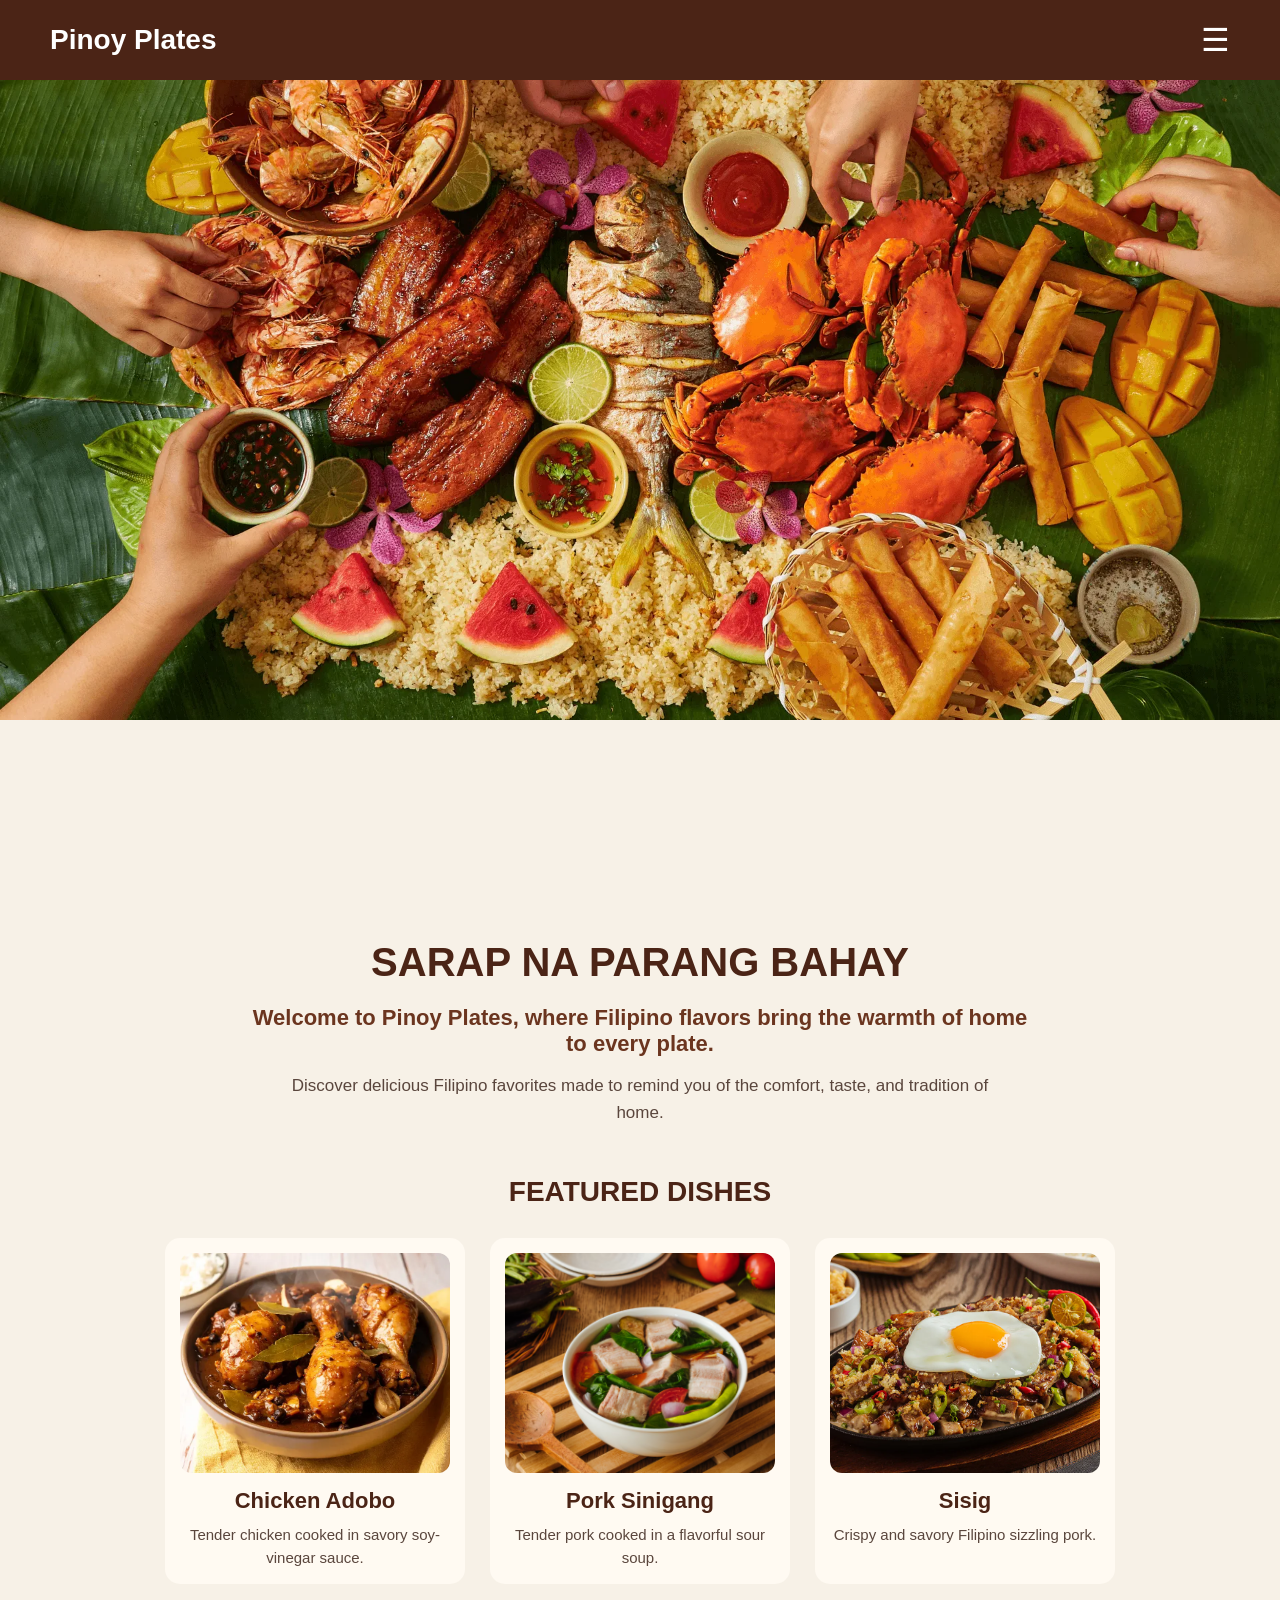
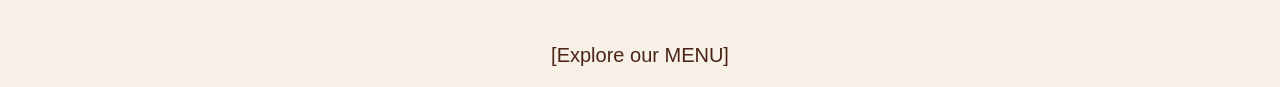
<file: index.html>
<!DOCTYPE html>
<html lang="en">

<head>
    <meta charset="UTF-8">
    <meta name="viewport" content="width=device-width, initial-scale=1.0">

    <title>Pinoy Plates</title>

    <link rel="stylesheet" href="css/style.css">
</head>

<body>

    <header class="navbar">

    <a href="index.html" class="logo">
    Pinoy Plates
    </a>

    <div class="nav-right">

        <input type="checkbox" id="menu-toggle">

        <label for="menu-toggle" class="hamburger">
            ☰
        </label>

        <nav class="menu-dropdown">
            <a href="index.html">Home</a>
            <a href="menu.html">Menu</a>
            <a href="about.html">About Us</a>
            <a href="gallery.html">Gallery</a>
            <a href="contact.html">Contact</a>
        </nav>

    </div>

</header>


  <img class="background" src="images/background.webp">

    <!-- HOME -->
<section id="home" class="home">

    <h1 class="tagline">SARAP NA PARANG BAHAY</h1>

    <p class="welcome">
        Welcome to Pinoy Plates, where Filipino flavors bring the warmth of home to every plate.
    </p>

    <p class="intro">
        Discover delicious Filipino favorites made to remind you of the comfort, taste, and tradition of home.
    </p>

    <h2 class="featured-title">FEATURED DISHES</h2>

    <div class="featured-container">

        <div class="featured-food">
            <img src="images/adobe.webp" alt="Chicken Adobo">
            <h2>Chicken Adobo</h2>
            <p>Tender chicken cooked in savory soy-vinegar sauce.</p>
        </div>

        <div class="featured-food">
            <img src="images/sinigang.avif" alt="Pork Sinigang">
            <h2>Pork Sinigang</h2>
            <p>Tender pork cooked in a flavorful sour soup.</p>
        </div>

        <div class="featured-food">
            <img src="images/sisig.webp" alt="Sisig">
            <h2>Sisig</h2>
            <p>Crispy and savory Filipino sizzling pork.</p>
        </div>

    </div>

    <a class="m" href="menu.html">[Explore our MENU]</a>

</section>
</file>
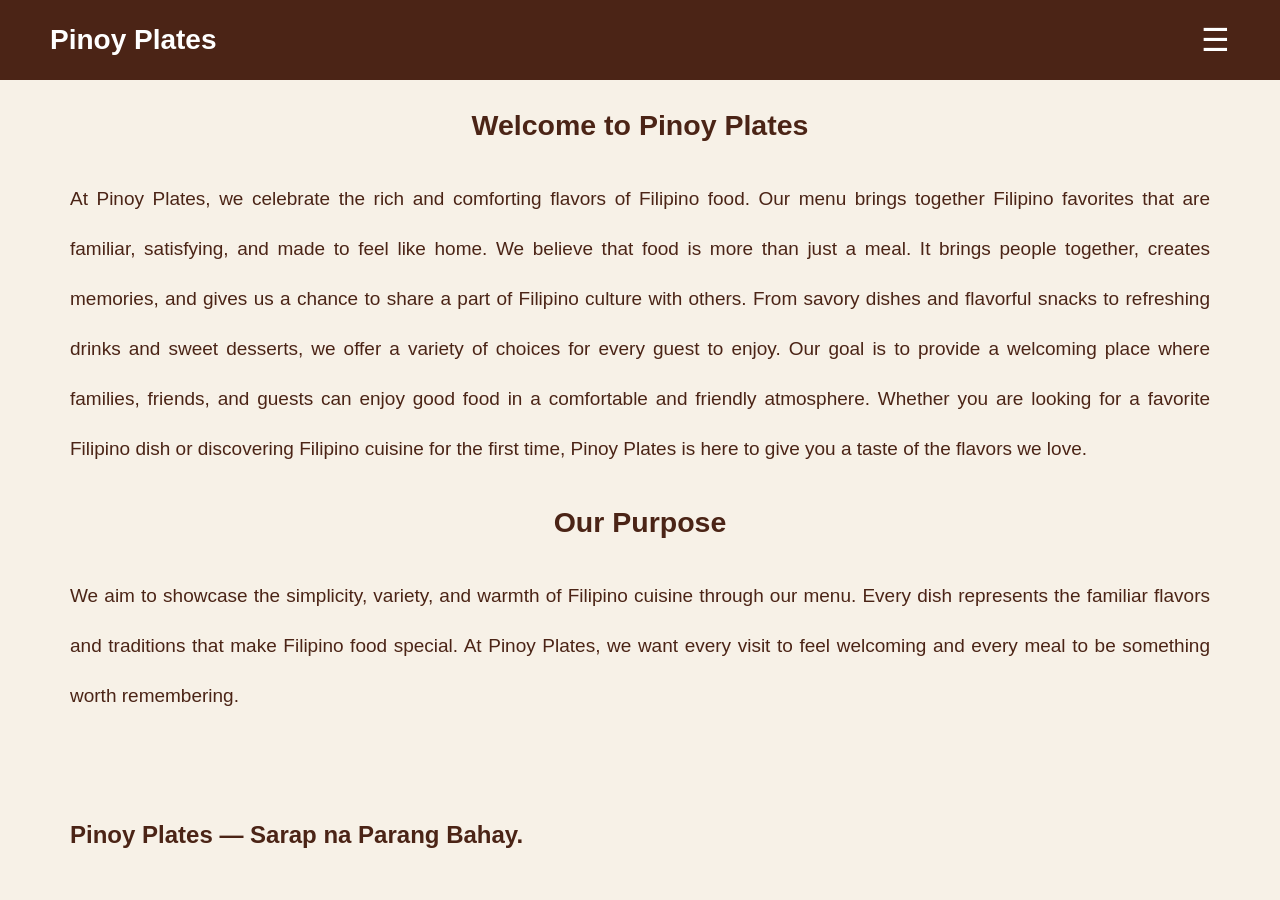
<file: about.html>
<!DOCTYPE html>
<html lang="en">
<head>
    <meta charset="UTF-8">
    <meta name="viewport" content="width=device-width, initial-scale=1.0">
    <title>About</title>

    <link rel="stylesheet" href="css/style.css">
</head>
<body>

      <!-- NAVIGATION -->
 <header class="navbar">

    <a href="index.html" class="logo">
    Pinoy Plates
    </a>

    <div class="nav-right">

        <input type="checkbox" id="menu-toggle">

        <label for="menu-toggle" class="hamburger">
            ☰
        </label>

        <nav class="menu-dropdown">
            <a href="index.html">Home</a>
            <a href="menu.html">Menu</a>
            <a href="about.html">About Us</a>
            <a href="gallery.html">Gallery</a>
            <a href="contact.html">Contact</a>
        </nav>

    </div>

</header>
    
<section class="about">

    <div class="aboutus"></div>

    <h2 class="us">Welcome to Pinoy Plates</h2>
    
    <p class="pp">
       At Pinoy Plates, we celebrate the rich and comforting flavors of Filipino food. Our menu brings together Filipino favorites that are familiar, satisfying, and made to feel like home.
       We believe that food is more than just a meal. It brings people together, creates memories, and gives us a chance to share a part of Filipino culture with others. From savory dishes and flavorful snacks to refreshing drinks and sweet desserts, we offer a variety of choices for every guest to enjoy.
       Our goal is to provide a welcoming place where families, friends, and guests can enjoy good food in a comfortable and friendly atmosphere. Whether you are looking for a favorite Filipino dish or discovering Filipino cuisine for the first time, Pinoy Plates is here to give you a taste of the flavors we love.
    </p>

    <h2 class="us">Our Purpose</h2>
    <p class="pp">
      We aim to showcase the simplicity, variety, and warmth of Filipino cuisine through our menu. Every dish represents the familiar flavors and traditions that make Filipino food special.
      At Pinoy Plates, we want every visit to feel welcoming and every meal to be something worth remembering.
    </p>
    </div>

   
</section>

<footer class="pp">
     <h2>Pinoy Plates — Sarap na Parang Bahay.</h2>
</footer>
</body>
</html>
</file>
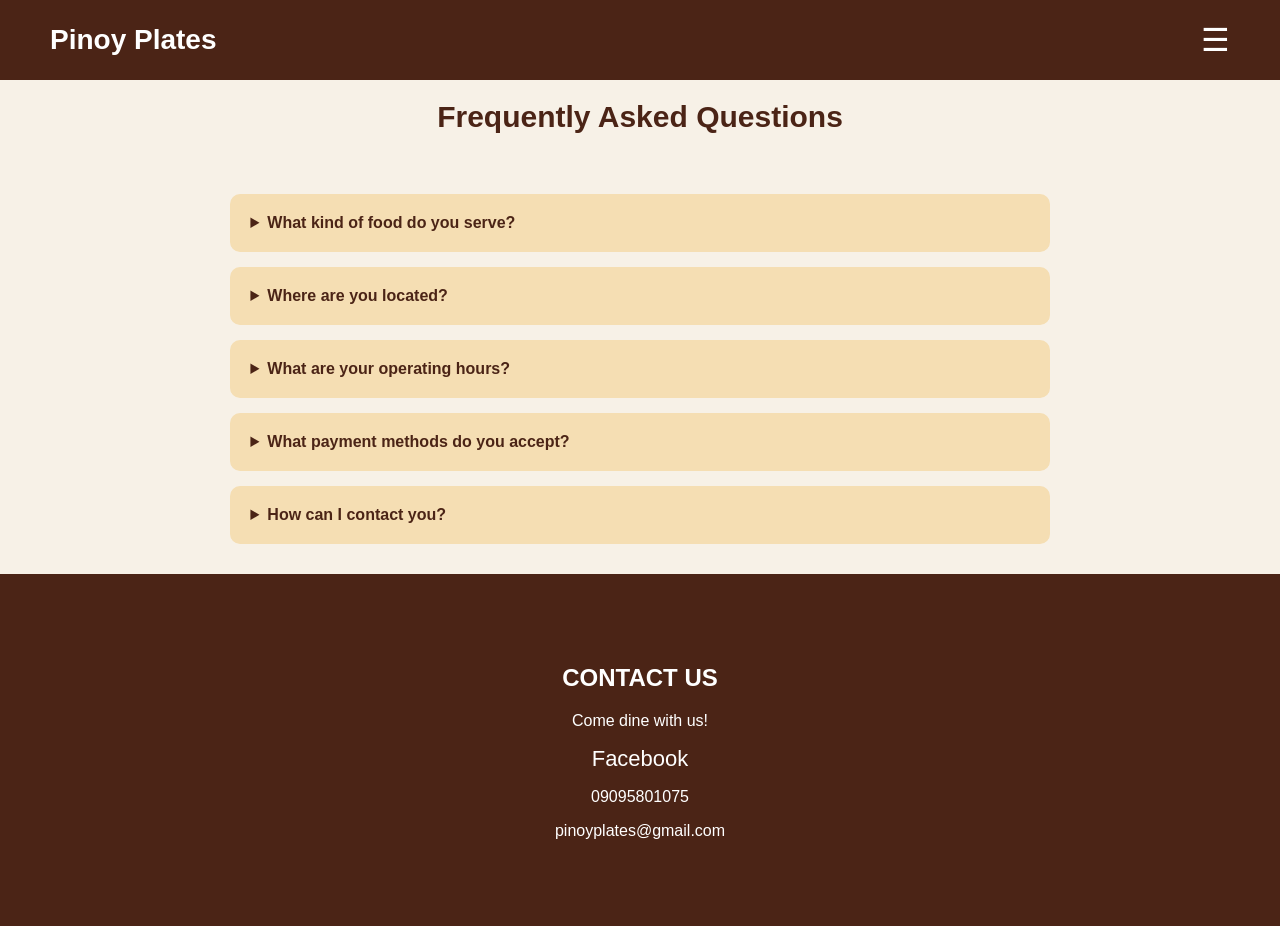
<file: contact.html>
<!DOCTYPE html>
<html lang="en">
<head>
    <meta charset="UTF-8">
    <meta name="viewport" content="width=device-width, initial-scale=1.0">

    <title>Contact/FAQs</title>

    <link rel="stylesheet" href="css/style.css">
</head>
<body>


    <header class="navbar">

    <a href="index.html" class="logo">
        Pinoy Plates
    </a>

    <div class="nav-right">

        <input type="checkbox" id="menu-toggle">

        <label for="menu-toggle" class="hamburger">
            ☰
        </label>

        <nav class="menu-dropdown">
           <a href="index.html">Home</a>
            <a href="menu.html">Menu</a>
            <a href="about.html">About Us</a>
            <a href="gallery.html">Gallery</a>
            <a href="contact.html">Contact</a>
        </nav>

    </div>

</header>




<h2 class="header">Frequently Asked Questions</h2>

<section class="faq">

    <div class="faqbox">

        <details>
            <summary> What kind of food do you serve?</summary>
            <p>We serve a variety of Filipino dishes, snacks, desserts, and drinks.</p>
        </details>

         <details>
            <summary>Where are you located?</summary>
            <p>We are located at <strong>Purok 1, Barangay Cambanogoy, Asuncion, Davao del Norte</strong>, Parking is available for motorcycles and cars.</p>
        </details>

       <details>

        <summary>What are your operating hours?</summary>
            <p><strong>Tuesday – Sunday:</strong> 10:30 AM – 10:00 PM <em>(Last call at 9:30 PM)</em></p>
            <p><strong>Monday:</strong> Closed</p>
            <p><em>Special Occasions & Holidays:</em> Hours may vary during local fiestas, holidays, or private events. Check our Facebook page for updates.</p>
            <p><em>*Note:</em> Beer and alcoholic drinks are served strictly to guests 18+ in accordance with local regulations.</p>
        </details>

        <details>
            <summary>What payment methods do you accept?</summary>
            <p>We accept <strong>Cash</strong> and <strong>GCash</strong> </p>
        </details>

        <details>
                <summary>How can I contact you?</summary>
                <p>For further inquiry, you can contact us through the contact information provided below.</p>
        </details>

    </div>

</section>



<section id="contact" class="contact">

    <h2 class="page">CONTACT US</h2>

    <p>Come dine with us!</p>

    <a class="fb" href="https://www.facebook.com/">Facebook</a>
    <p class="no">09095801075</p>
    <p>pinoyplates@gmail.com</p>

</section>

</body>
</html>
</file>
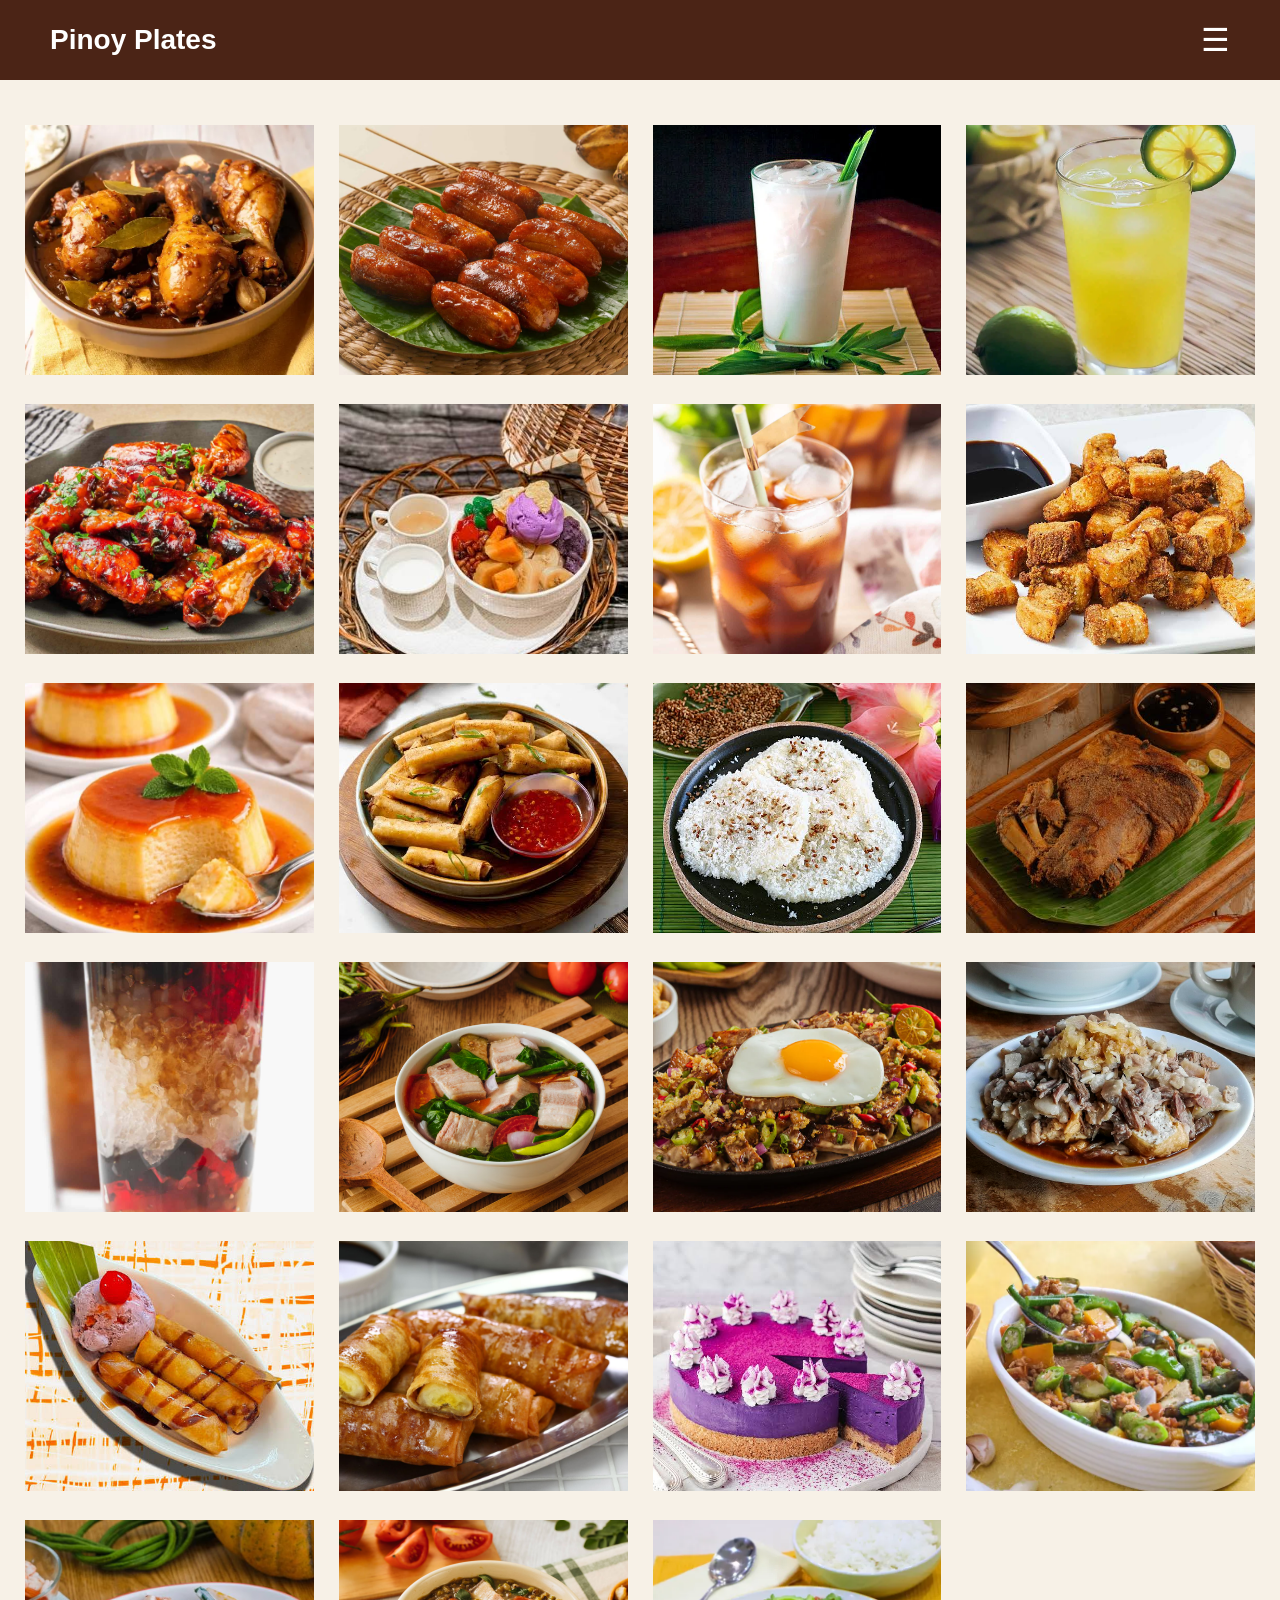
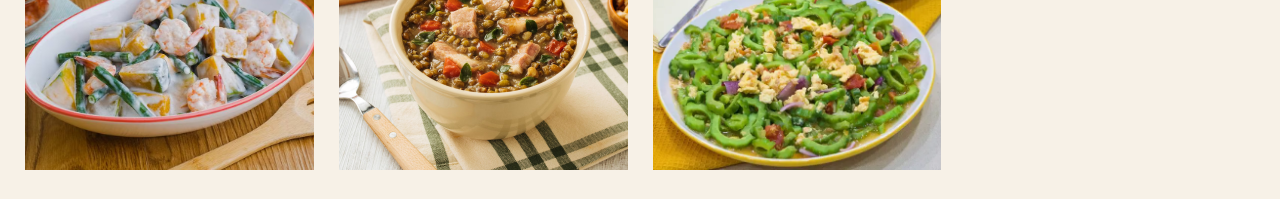
<file: gallery.html>
<!DOCTYPE html>
<html lang="en">
<head>
    <meta charset="UTF-8">
    <meta name="viewport" content="width=device-width, initial-scale=1.0">
    <title>Gallery</title>

    <link rel="stylesheet" href="css/style.css">
</head>




<body>

      <!-- NAVIGATION -->
 <header class="navbar">

    <a href="index.html" class="logo">
    Pinoy Plates
    </a>

    <div class="nav-right">

        <input type="checkbox" id="menu-toggle">

        <label for="menu-toggle" class="hamburger">
            ☰
        </label>

        <nav class="menu-dropdown">
           <a href="index.html">Home</a>
            <a href="menu.html">Menu</a>
            <a href="about.html">About Us</a>
            <a href="gallery.html">Gallery</a>
            <a href="contact.html">Contact</a>
        </nav>

    </div>

</header>


        <section class="gallery">
         <div class="food1">

        <img class="food1-image" src="images/adobe.webp" alt="Chicken Adobo">
        </div>
        

        <div class="food2">
            <img class="food2-image" src="images/cue.avif" alt="Banana Cue">
        </div>

        <div class="food3">
            <img class="food3-image" src="images/juice.webp" alt="Buko Juice">
        </div>

        <div class="food4">
            <img class="food4-image" src="images/calamansi.webp" alt="Calamansi Juice">
        </div>

        <div class="food5">
            <img class="food5-image" src="images/wings.jpg" alt="Chicken Wings">
        </div>
        
        <div class="food6">
            <img class="food6-image" src="images/Halo.jfif" alt="Halo-Halo">
        </div>

        <div class="food7">
            <img class="food7-image" src="images/icedtea.jpg" alt="Iced Tea">
        </div>

        <div class="food8">
            <img class="food8-image" src="images/kawali.jfif" alt="Lechon Kawali">
        </div>

        <div class="food9">
            <img class="food9-image" src="images/leche.jpg" alt="Leche Flan">
        </div>

        <div class="food10">
            <img class="food10-image " src="images/lumpia.jfif" alt="Lumpia">
        </div>
       
        <div class="food11">
            <img class="food11-image" src="images/palitaw.jfif" alt="Palitaw">
        </div>

        <div class="food12">
            <img class="food12-image" src="images/pata.jfif" alt="Crispy Pata">
        </div>

        <div class="food13">
              <img class="food13-image" src="images/sago.jpg" alt="Sago at Gulaman">
        </div>

        <div class="food14">
             <img class="food14-image" src="images/sinigang.avif" alt="Pork Sinigang">
        </div>

        <div class="food15">
             <img class="food15-image" src="images/sisig.webp" alt="Sisig">
        </div>

        <div class="food16">
             <img class="food16-image" src="images/tokwa.jpg" alt="Tokwa at Baboy">  
        </div>

        <div class="food17">
            <img class="food17-image" src="images/turonice.jfif" alt="Turon With Ice Cream">  
        </div>

        <div class="food18">
             <img class="food18-image" src="images/turon.jpg" alt="Turon">  
        </div>

        <div class="food19">
            <img class="food19-image" src="images/ube.jfif" alt="Ube Cheesecake">
        </div>
        
        <div class="food20">
            <img class="food20-image" src="images/pinakbet.webp" alt="Pinakbet">
        </div>

        <div class="food21">
            <img class="food21-image" src="images/gulay.avif" alt="Ginataang Gulay">
        </div>

        <div class="food22">
            <img class="food22-image" src="images/mongo.avif" alt="Ginisang Pork Monggo">
        </div>

        <div class="food23">
            <img class="food23-image" src="images/ampalaya.webp" alt="Ginisang Ampalaya">
        </div>
      </section>



  
    
</body>
</html>
</file>
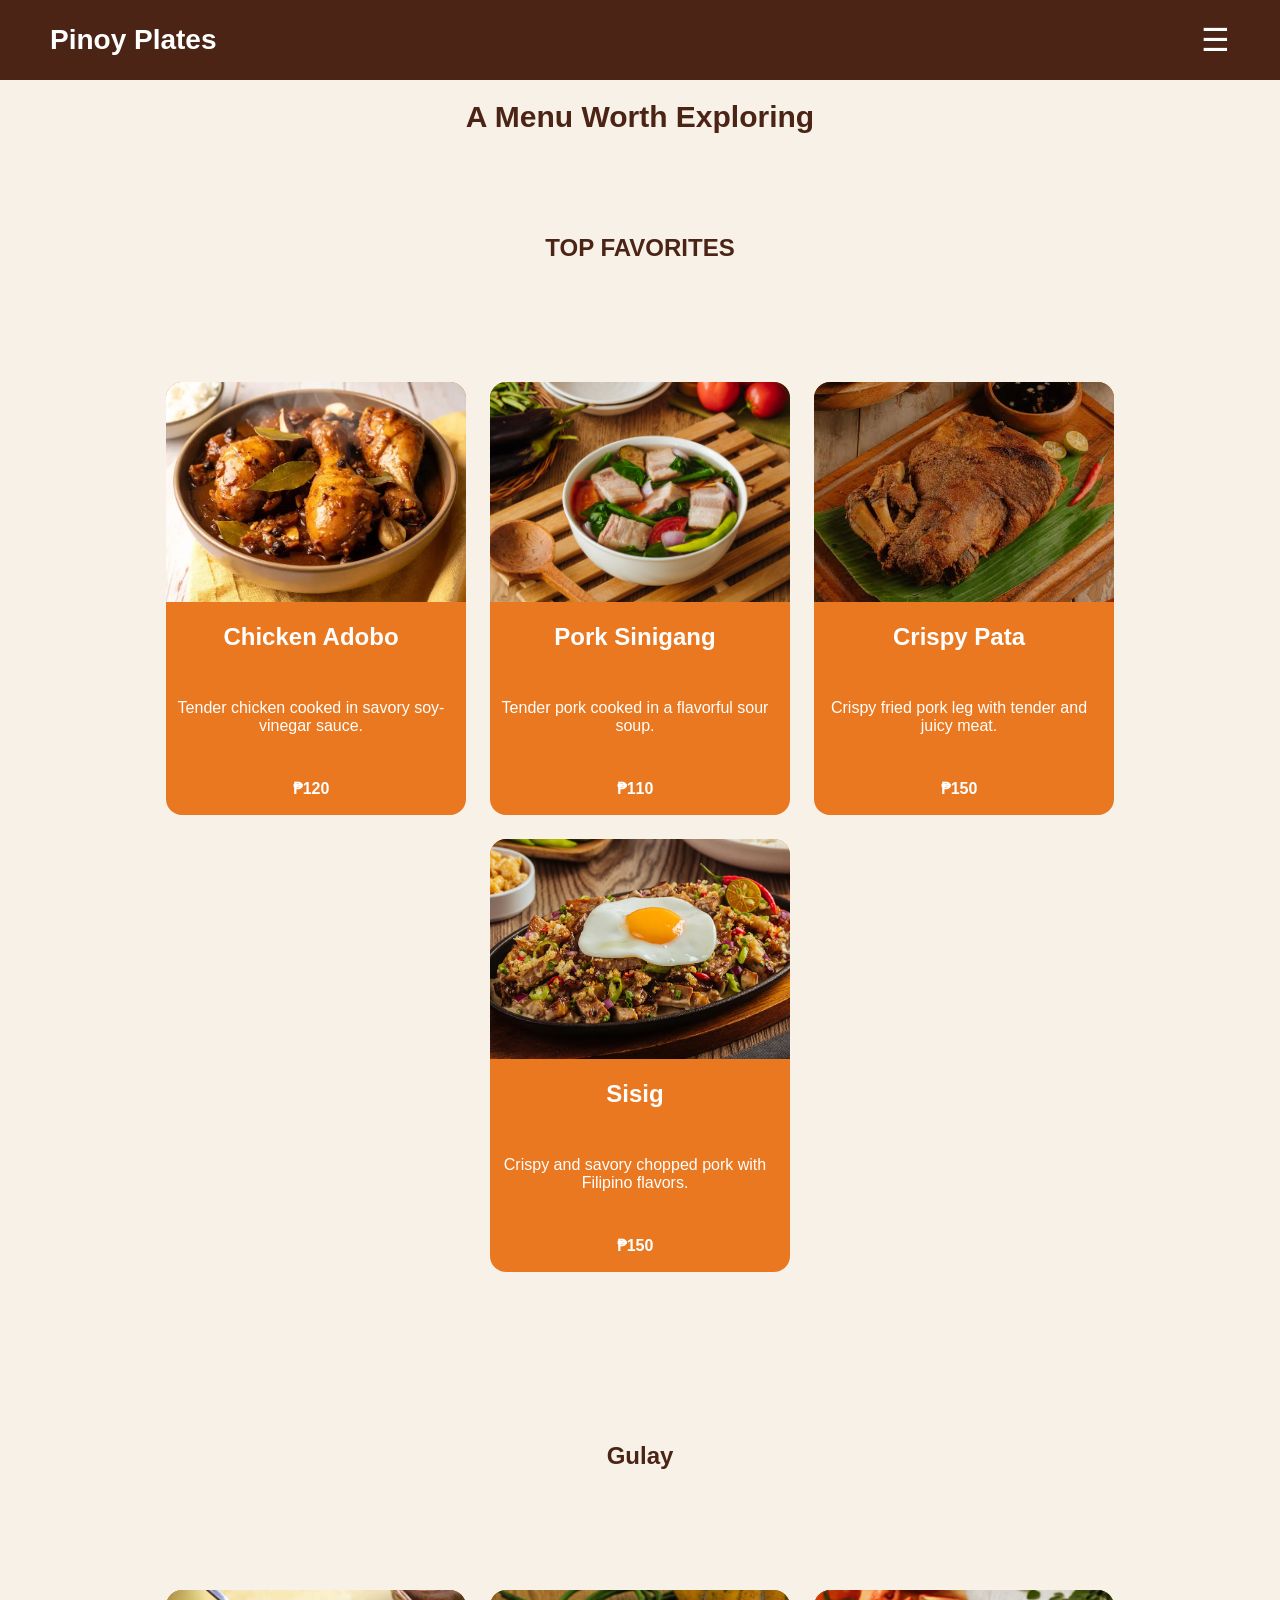
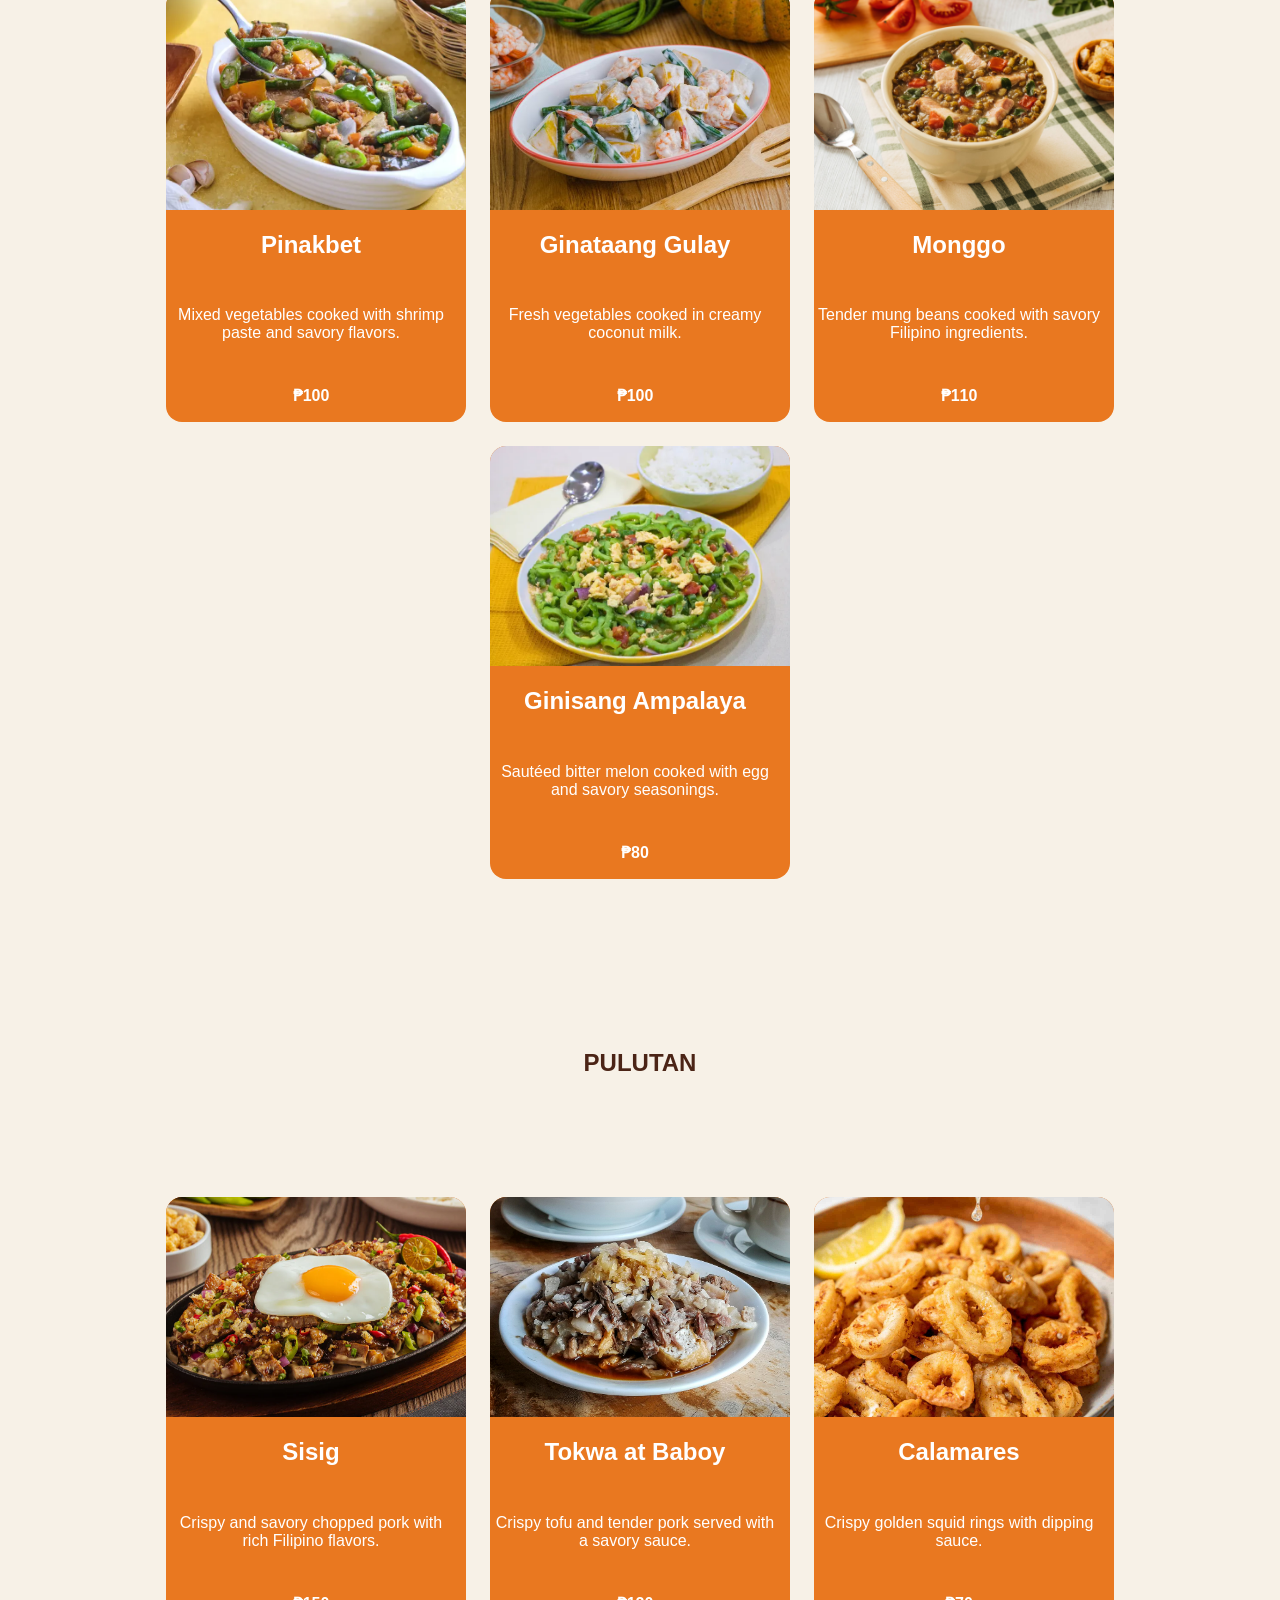
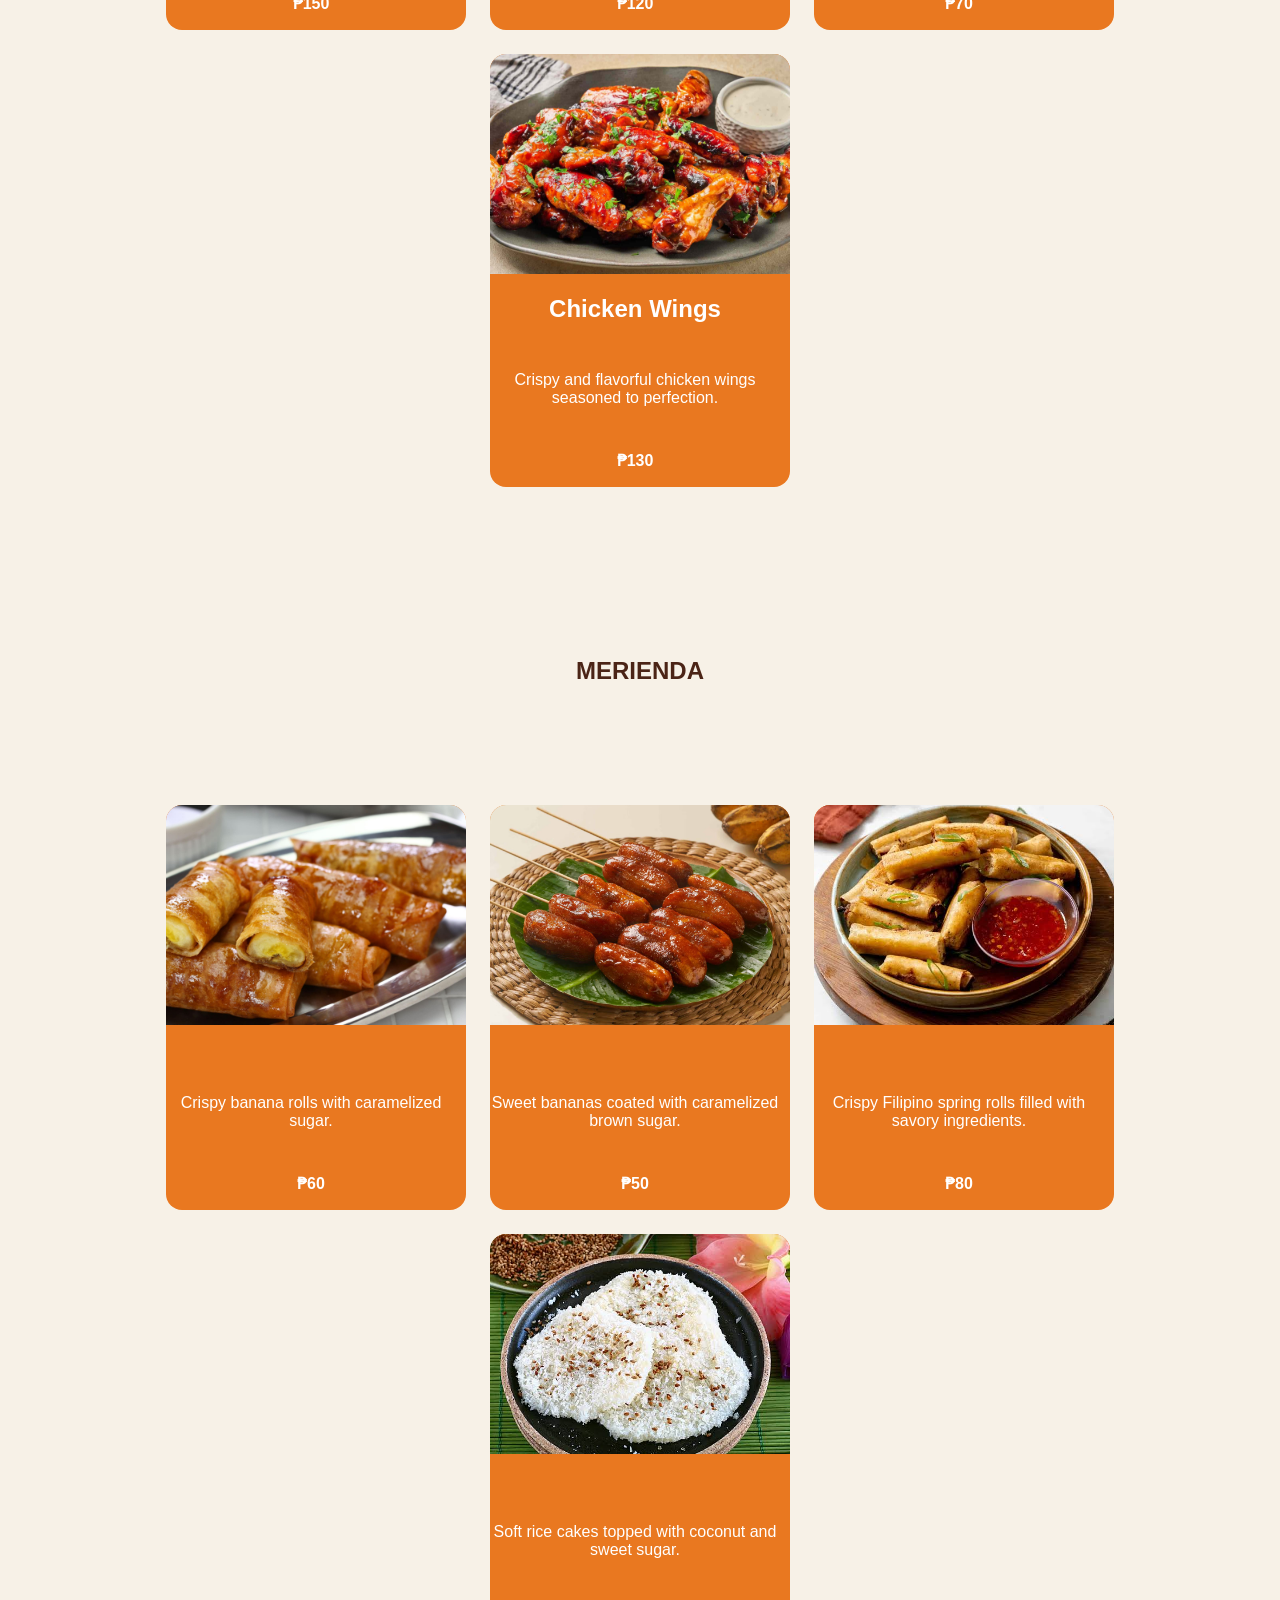
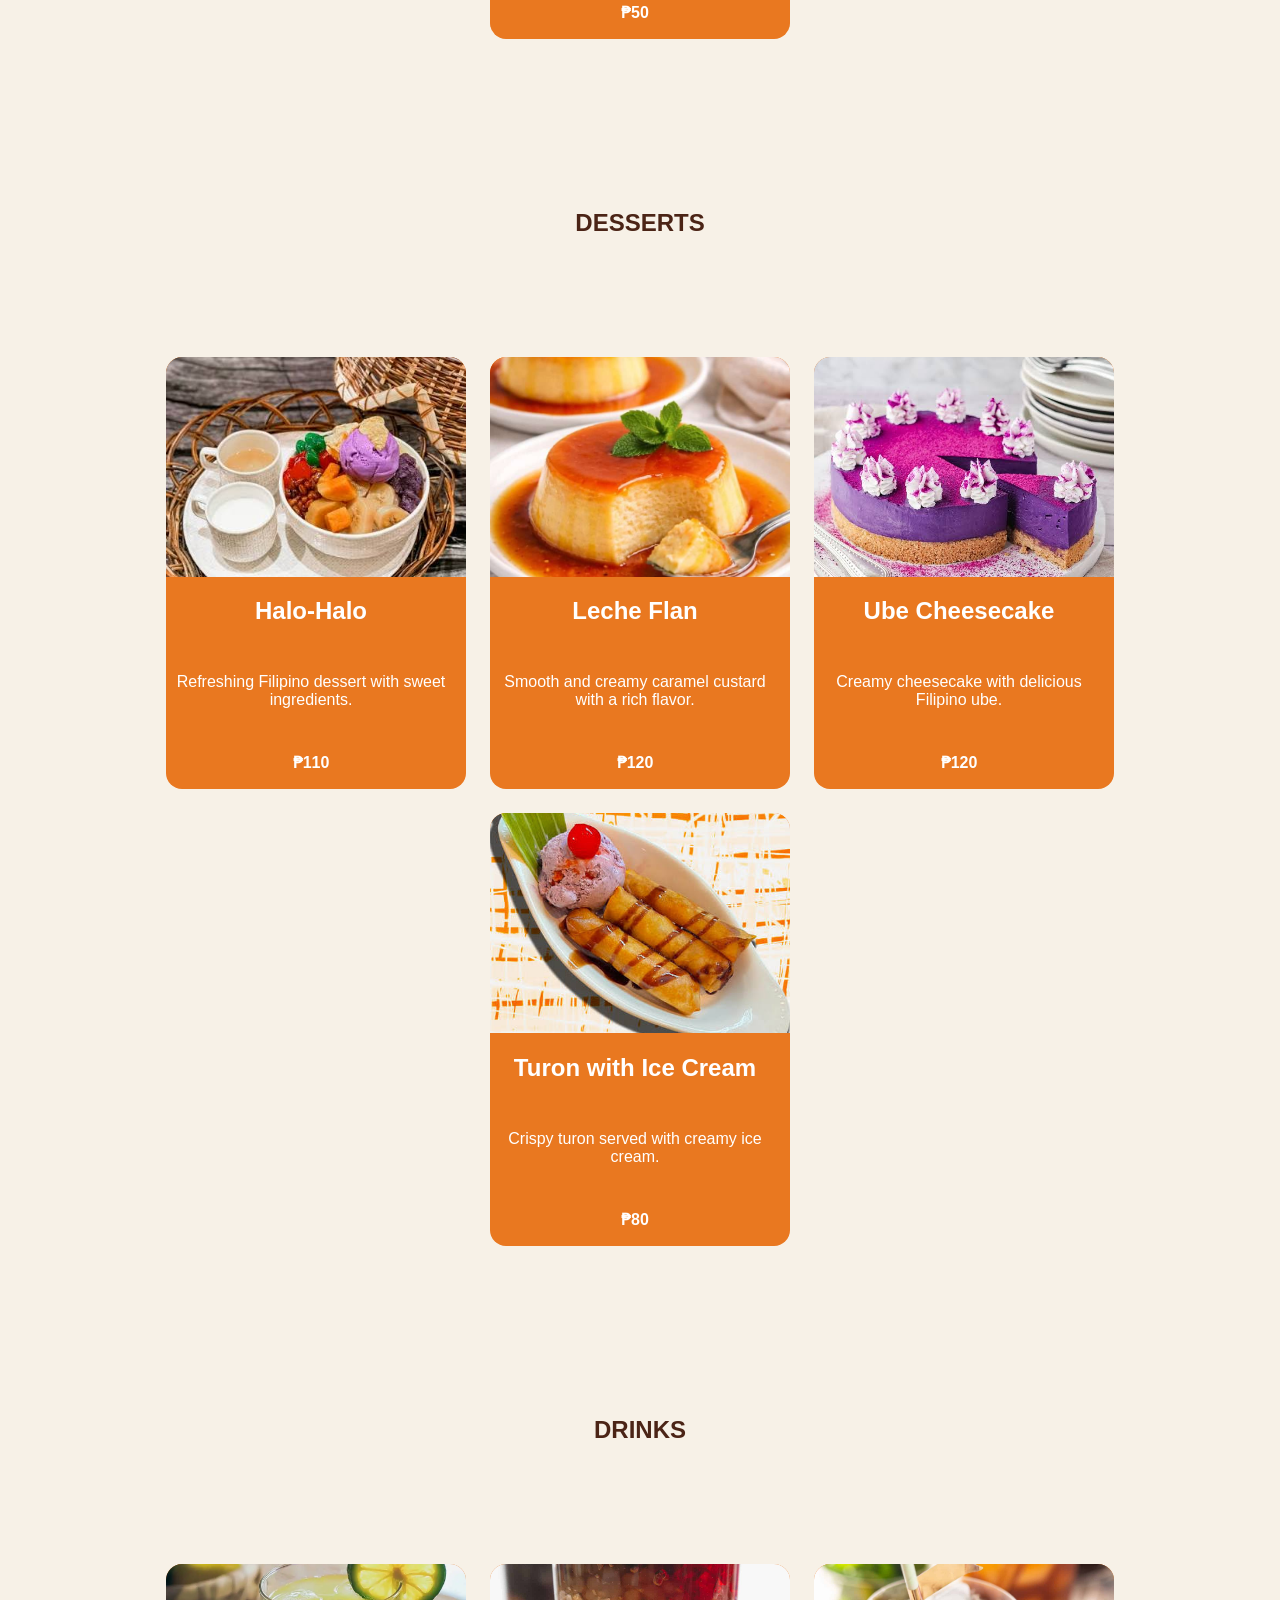
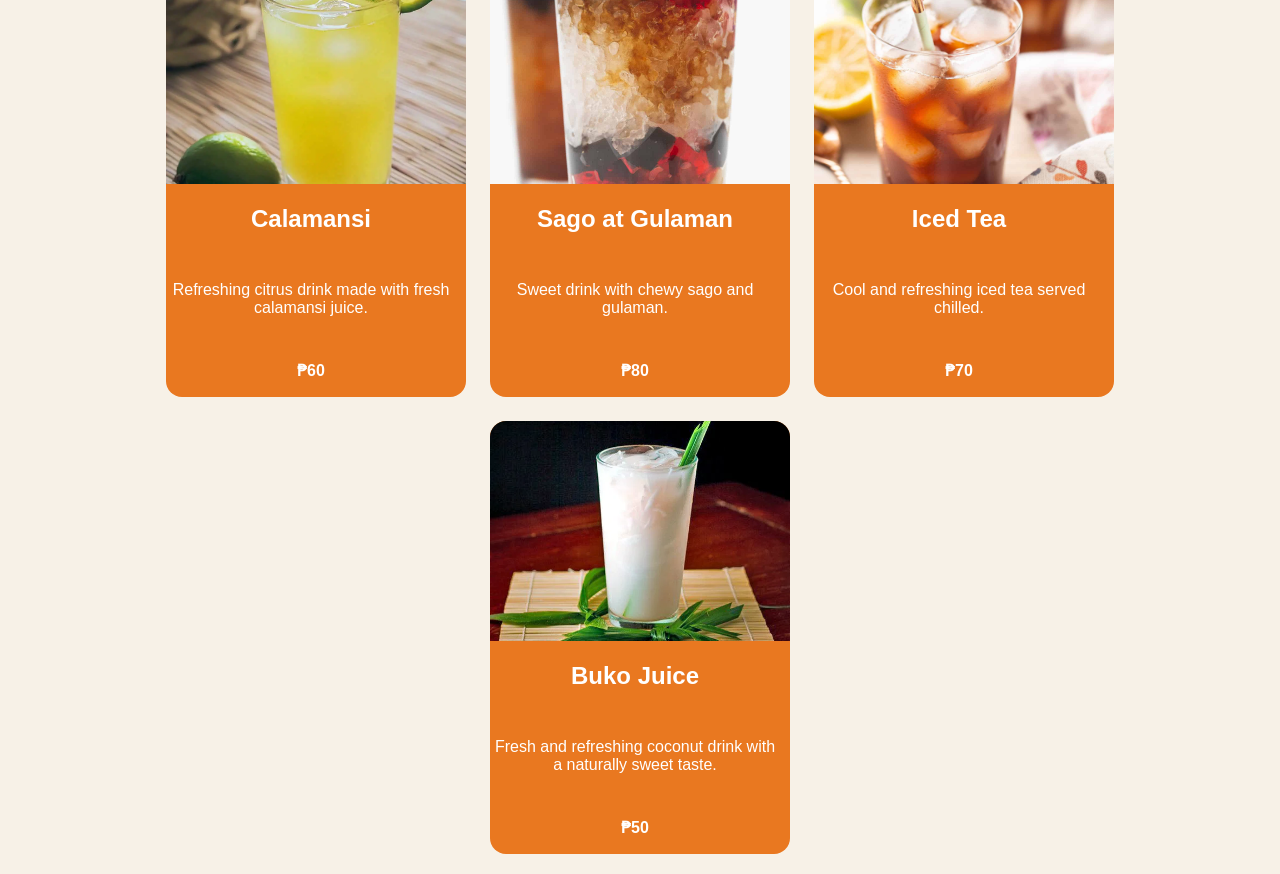
<file: menu.html>
<!DOCTYPE html>
<html lang="en">
<head>
    <meta charset="UTF-8">
    <meta name="viewport" content="width=device-width, initial-scale=1.0">
    <title>Menu</title>

    <link rel="stylesheet" href="css/style.css">
</head>

  <header class="navbar">

    <a href="index.html" class="logo">
    Pinoy Plates
    </a>

    <div class="nav-right">

        <input type="checkbox" id="menu-toggle">

        <label for="menu-toggle" class="hamburger">
            ☰
        </label>

        <nav class="menu-dropdown">
           <a href="index.html">Home</a>
            <a href="menu.html">Menu</a>
            <a href="about.html">About Us</a>
            <a href="gallery.html">Gallery</a>
            <a href="contact.html">Contact</a>
        </nav>

    </div>

</header>

    <!-- HOME -->
    <section id="home" class="home1">

        <p class="explore">
            A Menu Worth Exploring
        </p>
    </section>


<!-- FAV -->

        <h2 class="top">TOP FAVORITES</h2>
        
        <section class="food-container">
        <div class="adobo">
        <img  class="adobo-image" src="images\adobe.webp" alt="Chicken Adobo">
            <div class="adobo-details">
                <h2 class="adobo-name">Chicken Adobo</h2>
        <p> Tender chicken cooked in savory soy-vinegar sauce.
        </p>

        <p class="price">₱120</p>
        </div>
        </div>

    
        <!-- sinigang -->

        <div class="sinigang">
            <img class="sinigang-image" src="images/sinigang.avif" alt="Pork Sinigang">
            <div class="sinigang-details">
                <h2 class="sinigang-name">Pork Sinigang</h2>
                <p> Tender pork cooked in a flavorful sour soup.
                </p>
                <p class="price">₱110</p>

            </div>
        </div>

        <!-- pata -->

        <div class="pata">
            <img class="pata-image" src="images/pata.jfif" alt="Crispy Pata">
            <div class="pata-details">
                <h2 class="pata-name">Crispy Pata</h2>
                <p> Crispy fried pork leg with tender and juicy meat.
                </p>
                <p class="price">₱150</p>

            </div>
        </div>


        <!-- ccig -->

        <div class="sisig">
            <img class="sisig-image" src="images/sisig.webp" alt="Sisig">
            <div class="sisig-details">
                <h2 class="sisig-name">Sisig</h2>
                <p>  Crispy and savory chopped pork with Filipino flavors.
                </p>
                <p class="price">₱150</p>

            </div>
        </div>


        </section>


<!-- gulayfood -->    


     <h2 class="food">Gulay</h2>

        <section class="gulay-container">


            <div class="pinakbet">
            <img class="pinakbet-image" src="images/pinakbet.webp" alt="Pinakbet">
            <div class="pinakbet-details">
                <h2 class="pinakbet-name">Pinakbet</h2>
                <p> Mixed vegetables cooked with shrimp paste and savory flavors.
                </p>
                <p class="price">₱100</p>

            </div>
        </div>

        <!-- gulay -->

            <div class="ginataang">
                <img class="ginataang-image" src="images/gulay.avif" alt="Ginataang Gulay">
                <div class="ginataang-details">
                    <h2 class="ginataang-name">Ginataang Gulay</h2>
                    <p>Fresh vegetables cooked in creamy coconut milk.</p>
                    <p class="price">₱100</p>
                </div>
            </div>

            <!-- monggo -->

            <div class="mongo">
                <img class="mongo-image" src="images/mongo.avif" alt="Ginisang Pork Monggo">
                <div class="mongo-details">
                    <h2 class="mongo-name">Monggo</h2>
                    <p>Tender mung beans cooked with savory Filipino ingredients.</p>
                    <p class="price">₱110</p>
                </div>
            </div>
             

<!-- ampalaya -->

                  <div class="ampalaya">
                <img class="ampalaya-image" src="images/ampalaya.webp" alt=" Ginisang Ampalaya">
                <div class="ampalaya-details">
                    <h2 class="ampalaya-name">Ginisang Ampalaya</h2>
                    <p>Sautéed bitter melon cooked with egg and savory seasonings.</p>
                    <p class="price">₱80</p>
                </div>
            </div>
            </section>


<!-- pulutan -->    

     <h2 class="food">PULUTAN</h2>

        <section class="pulutan-container">
            <div class="sisig">
            <img class="sisig-image" src="images/sisig.webp" alt="Sisig">
            <div class="sisig-details">
                <h2 class="sisig-name">Sisig</h2>
                <p>Crispy and savory chopped pork with rich Filipino flavors.
                </p>
                <p class="price">₱150</p>

            </div>
        </div>

        <!-- tokwa -->

            <div class="tokwa">
                <img class="tokwa-image" src="images/tokwa.jpg" alt="Tokwa at Baboy">
                <div class="tokwa-details">
                    <h2 class="tokwa-name">Tokwa at Baboy</h2>
                    <p>Crispy tofu and tender pork served with a savory sauce.</p>
                    <p class="price">₱120</p>
                </div>
            </div>

            <!-- calamares -->

            <div class="calamares">
                <img class="calamares-image" src="images/calamares.jpg" alt="Calamares">
                <div class="calamares-details">
                    <h2 class="calamares-name">Calamares</h2>
                    <p>Crispy golden squid rings with dipping sauce.</p>
                    <p class="price">₱70</p>
                </div>
            </div>
             

<!-- wings -->

                  <div class="wings">
                <img class="wings-image" src="images/wings.jpg" alt="Chicken Wings">
                <div class="wings-details">
                    <h2 class="wings-name">Chicken Wings</h2>
                    <p>Crispy and flavorful chicken wings seasoned to perfection.</p>
                    <p class="price">₱130</p>
                </div>
            </div>
            </section>


<!-- merienda -->


<h2 class="food">MERIENDA</h2>


        <section class="merienda-container">

                <!-- turno -->
                 <div class="turon">
                <img class="turon-image" src="images/turon.jpg" alt="Turon">
                <div class="turon-details">
                    <h2 class="turon-name"></h2>
            <p>Crispy banana rolls with caramelized sugar.</p>
                    <p class="price">₱60</p>
                </div>
            </div>



            <!-- bananacue -->
             <div class="banana">
                <img class="banana-image" src="images/cue.avif" alt="Banana Cue">
                <div class="banana-details">
                    <h2 class="banana-name"></h2>
                   <p>Sweet bananas coated with caramelized brown sugar.</p>
                    <p class="price">₱50</p>
                </div>
            </div>

            <!--lumpia  -->

                <div class="lumpia">
                <img class="lumpia-image" src="images/lumpia.jfif" alt="lumpia">
                <div class="lumpia-details">
                    <h2 class="lumpia-name"></h2>
                    <p>Crispy Filipino spring rolls filled with savory ingredients.</p>
                    <p class="price">₱80</p>
                </div>
            </div>

                <!--patilaw  -->

                <div class="palitaw">
                <img class="palitaw-image" src="images/palitaw.jfif" alt="palitaw">
                <div class="palitaw-details">
                    <h2 class="palitaw-name"></h2>
                   <p>Soft rice cakes topped with coconut and sweet sugar.</p>
                    <p class="price">₱50</p>
                </div>
            </div>

  
        </section>


        <!-- desserts -->

        <h2 class="food">DESSERTS</h2>


        <section class="desserts-container">

        
        <!-- halo -->

         <div class="halo">
                <img class="halo-image" src="images/Halo.jfif" alt="Halo-Halo">
                <div class="halo-details">
                    <h2 class="halo-name">Halo-Halo</h2>
                    <p> Refreshing Filipino dessert with sweet ingredients.</p>
                    <p class="price">₱110</p>
                </div>
            </div>

            <!-- litsi plan -->

        <div class="leche">
                <img class="leche-image" src="images/leche.jpg" alt="leche">
                <div class="leche-details">
                    <h2 class="leche-name">Leche Flan</h2>
                   <p>Smooth and creamy caramel custard with a rich flavor.</p>
                    <p class="price">₱120</p>
                </div>
            </div>

            <!-- ube -->

            <div class="ube">
                <img class="ube-image" src="images/ube.jfif" alt=" Ube Cheesecake ">
                <div class="ube-details">
                    <h2 class="ube-name">Ube Cheesecake</h2>
                    <p> Creamy cheesecake with delicious Filipino ube.</p>
                    <p class="price">₱120</p>
                </div>
            </div>

            <!-- turonwithice -->

             <div class="ice">
                <img class="ice-image" src="images/turonice.jfif" alt="Turon with Ice Cream">
                <div class="ice-details">
                    <h2 class="ice-name">Turon with Ice Cream</h2>
                    <p> Crispy turon served with creamy ice cream.</p>
                    <p class="price">₱80</p>
                </div>
            </div>

        </section>

    <!-- Drinks -->
            

    <h2 class="food">DRINKS</h2>


        <section class="drinks-container">

    
             <!-- calamansi -->

            <div class="calamansi">
                <img class="calamansi-image" src="images/calamansi.webp" alt="Calamansi">
                <div class="calamansi-details">
                    <h2 class="calamansi-name">Calamansi</h2>
                    <p>Refreshing citrus drink made with fresh calamansi juice.</p>
                    <p class="price">₱60</p>
                </div>
            </div>

            <!-- sago -->

            <div class="sago">
                <img class="sago-image" src="images/sago.jpg" alt="Sago at Gulaman">
                <div class="sago-details">
                    <h2 class="sago-name">Sago at Gulaman</h2>
                    <p> Sweet drink with chewy sago and gulaman.</p>
                    <p class="price">₱80</p>
                </div>
            </div>

            <!-- Iced Tae -->

            <div class="tea">
                <img class="tea-image" src="images/icedtea.jpg" alt=" Iced Tea ">
                <div class="tea-details">
                    <h2 class="tea-name">Iced Tea</h2>
                    <p>Cool and refreshing iced tea served chilled.</p>
                    <p class="price">₱70</p>
                </div>
            </div>

            <!-- bj-->

             <div class="buko">
                <img class="buko-image" src="images/juice.webp" alt="Buko Juice">
                <div class="buko-details">
                    <h2 class="buko-name">Buko Juice</h2>
                    <p>Fresh and refreshing coconut drink with a naturally sweet taste.</p>
                    <p class="price">₱50</p>
                </div>
            </div>

        </section>
<body>
    
</body>
</html>
</file>
<file: css/style.css>
*, *::before, *::after {
    box-sizing: border-box;
}



.navbar {
    width: 100%;
    height: 80px;
    background-color: #4b2416;
    display: flex;
    align-items: center;
    justify-content: space-between;
    padding: 0 50px;
    position: fixed;
    top: 0;
}

.logo {
    color: white;
    font-size: 28px;
    font-weight: bold;
    text-decoration: none;
    
}

.nav-right {
    position: relative;
}

#menu-toggle {
    display: none;
}

.hamburger {
    color: white;
    font-size: 32px;
    cursor: pointer;
}

.menu-dropdown {
    position: absolute;
    top: 50px;
    right: 0;
    width: 180px;
    background-color: white;
    display: none;
}

#menu-toggle:checked ~ .menu-dropdown {
    display: block;
}

.menu-dropdown a {
    display: block;
    padding: 15px 20px;
    text-decoration: none;
    color: #4b2416;
    font-weight: bold;
}

.background {
    width: 100%;
    height: auto;
    display: block;
}
/* home */

.home {
    min-height: 100vh;
    padding: 120px 50px 20px;
    text-align: center;
}

.tagline {
    font-size: 45px;
    margin-bottom: 20px;
    color: #4b2416;
}

.welcome {
    font-size: 22px;
    font-weight: bold;
    margin: 0 auto 15px;
    max-width: 800px;
    color: #6b351f;
}

.intro {
    font-size: 17px;
    line-height: 1.6;
    max-width: 700px;
    margin: 0 auto 50px;
    color: #5a463d;
}

.featured-title {
    font-size: 28px;
    margin-bottom: 30px;
    color: #4b2416;
}

.featured-container {
    display: flex;
    justify-content: center;
    align-items: stretch;
    gap: 25px;
    flex-wrap: wrap;
    margin-bottom: 60px;
    cursor: pointer;
}

.featured-food:hover{
     transform: translateY(-2px) scale(1.03);
}



.featured-food {
    width: 300px;
    background-color: #fffaf2;
    border-radius: 15px;
    padding: 15px;
    box-sizing: border-box;
}

.featured-food img {
    width: 100%;
    height: 220px;
    object-fit: cover;
    border-radius: 12px;
    display: block;
}

.featured-food h2 {
    font-size: 22px;
    margin: 15px 0 10px;
    color: #4b2416;
}

.featured-food p {
    font-size: 15px;
    line-height: 1.5;
    margin: 0;
    color: #5a463d;
}


.m{
    
    text-decoration: none;
    color:#4b2416;
    font-size: 20px;
}
html {
    scroll-behavior: smooth;
}

body {
    margin: 0;
    font-family: Arial;
    background-color: #f7f1e7;
    color: #4b2416;
}


.tagline{
    font-size: 40px;
    text-align: center;
    margin-top: 100px;
}


.explore{
    font-size: 30px;
    text-align: center;
    margin-top: 100px;
    font-weight: bold;
}

.aboutus{
    margin-top: 100px;
   
}

.us{
    text-align: center;
}

.pp{ 
    margin-left:70px; 
    margin-right:70px; 
}

.about{
    font-size: 19px;
    text-align: justify;
    margin-top: 20px;
    margin-bottom: 100px;
    line-height: 50px;
}

.gallery {
    display: flex;
    flex-wrap: wrap;
    gap: 20px;
    margin-top: 100px;
}

.food1,
.food2,
.food3,
.food4,
.food5,
.food6,
.food7,
.food8,
.food9,
.food10,
.food11,
.food12,
.food13,
.food14,
.food15,
.food16,
.food17,
.food18,
.food19,
.food20,
.food21,
.food22,
.food23{
    width: 100%;
}

.food1-image,
.food2-image,
.food3-image,
.food4-image,
.food5-image,
.food6-image,
.food7-image,
.food8-image,
.food9-image,
.food10-image,
.food11-image,
.food12-image,
.food13-image,
.food14-image,
.food15-image,
.food16-image,
.food17-image,
.food18-image,
.food19-image,
.food20-image,
.food21-image,
.food22-image,
.food23-image{
    width: 100%;
    height: 160px;
    object-fit: cover;
    margin-left: 0;
}

/* faq*/

.header {
    
    font-size: 30px;
    text-align: center;
    margin-top: 100px;
    margin-bottom: 30px;
}
.faq {
    width: 80%;
    margin: 60px auto;
    text-align:left;
    margin-bottom: 30px;
}

.faqbox {
    width: 80%;
    margin: auto;
}

details {
    background-color:wheat;
    margin-bottom: 15px;
    padding: 20px;
    border-radius: 10px;
}

summary {
    font-weight: bold;
    cursor: pointer;
}

details p {
    margin-top: 15px;
}

.fb{
    text-decoration: none;
    color:white;
    font-size:22px;
}

.contact {
    padding: 70px 20px;
    margin: 60px auto;
    text-align:center;
    color:white;
    background-color: #4b2416;
    margin:0;
}
.no{
    text-decoration:none;
}


/* TOP FAV */

.top{
    text-align: center;
    margin-top: 100px;
    margin-bottom: 100px;
}

.food-container{
    display: flex;
    flex-wrap: wrap;
    justify-content: center;
    gap:24px;
    padding: 20px;
   border-radius: 10px;
}

/* food-hovering */

.adobo:hover{
    transform: translateY(-2px) scale(1.03);
}

.sinigang:hover{
    transform: translateY(-2px) scale(1.03);
}

.pata:hover{
    transform: translateY(-2px) scale(1.03);
}
.sisif:hover{
    transform: translateY(-2px) scale(1.03);
}
.pinakbet:hover{
    transform: translateY(-2px) scale(1.03);
}
.ginataang:hover{
    transform: translateY(-2px) scale(1.03);
}
.mongo:hover{
    transform: translateY(-2px) scale(1.03);
}
.ampalaya:hover{
    transform: translateY(-2px) scale(1.03);
}
.sisig:hover{
    transform: translateY(-2px) scale(1.03);
}
.tokwa:hover{
    transform: translateY(-2px) scale(1.03);
}
.calamares:hover{
    transform: translateY(-2px) scale(1.03);
}
.wings:hover{
    transform: translateY(-2px) scale(1.03);
}
.turon:hover{
    transform: translateY(-2px) scale(1.03);
}
.banana:hover{
    transform: translateY(-2px) scale(1.03);
}
.lumpia:hover{
    transform: translateY(-2px) scale(1.03);
}
.palitaw:hover{
    transform: translateY(-2px) scale(1.03);
}
.halo:hover{
    transform: translateY(-2px) scale(1.03);
}
.leche:hover{
    transform: translateY(-2px) scale(1.03);
}
.ube:hover{
    transform: translateY(-2px) scale(1.03);
}
.ice:hover{
    transform: translateY(-2px) scale(1.03);
}
.calamansi:hover{
    transform: translateY(-2px) scale(1.03);
}
.sago:hover{
    transform: translateY(-2px) scale(1.03);
}
.tea:hover{
    transform: translateY(-2px) scale(1.03);
}
.buko:hover{
    transform: translateY(-2px) scale(1.03);
}


.adobo{
    display: flex;
    flex-direction: column;
    width:300px;
    border-radius: 16px;
    overflow: hidden;
    background-color: #e97820;
}
.adobo-image{
    height: 220px;
    width: 100%;
    object-fit: cover;
    display:block;
}

.price{
    font-weight: bold;

}
.adobo-details{
    display: flex;
    flex-direction: column;
    padding: 1px 1px;
    width: 290px;
    align-items:center;
    text-align: center;
    gap:12px;
    color:white;
    
   
}

/* sngang */

.sinigang{
    display: flex;
    flex-direction: column;
    width:300px;
    border-radius: 16px;
    overflow: hidden;
    background-color: #e97820;
}
.sinigang-image{
    height: 220px;
    width: 100%;
    object-fit: cover;
    display:block;
}

.price{
    font-weight: bold;

}
.sinigang-details{
    display: flex;
    flex-direction: column;
    padding: 1px 1px;
    width: 290px;
    align-items:center;
    text-align: center;
    gap:12px;
    color:white;
    
   
}

/* pata*/

.pata{
    display: flex;
    flex-direction: column;
    width:300px;
    border-radius: 16px;
    overflow: hidden;
    background-color: #e97820;
}
.pata-image{
    height: 220px;
    width: 100%;
    object-fit: cover;
    display:block;
}

.price{
    font-weight: bold;

}
.pata-details{
    display: flex;
    flex-direction: column;
    padding: 1px 1px;
    width: 290px;
    align-items:center;
    text-align: center;
    gap:12px;
    color:white;
    
   
}

/* ccig */

.sisig{
    display: flex;
    flex-direction: column;
    width:300px;
    border-radius: 16px;
    overflow: hidden;
    background-color: #e97820;
}
.sisig-image{
    height: 220px;
    width: 100%;
    object-fit: cover;
    display:block;
}

.price{
    font-weight: bold;

}
.sisig-details{
    display: flex;
    flex-direction: column;
    padding: 1px 1px;
    width: 290px;
    align-items:center;
    text-align: center;
    gap:12px;
    color:white;
   
}

/* gulay */

.food{
    text-align: center;
    margin-top: 150px;
    margin-bottom: 100px;
}

.gulay-container{
    display: flex;
    flex-wrap: wrap;
    justify-content: center;
    gap:24px;
    padding: 20px;
   border-radius: 10px;
}

.pinakbet{
    display: flex;
    flex-direction: column;
    width:300px;
    border-radius: 16px;
    overflow: hidden;
    background-color: #e97820;
}
.pinakbet-image{
    height: 220px;
    width: 100%;
    object-fit: cover;
    display:block;
}

.price{
    font-weight: bold;

}
.pinakbet-details{
    display: flex;
    flex-direction: column;
    padding: 1px 1px;
    width: 290px;
    align-items:center;
    text-align: center;
    gap:12px;
    color:white;
   
}

/* ginataang */

.ginataang{
    display: flex;
    flex-direction: column;
    width:300px;
    border-radius: 16px;
    overflow: hidden;
    background-color: #e97820;
}
.ginataang-image{
    height: 220px;
    width: 100%;
    object-fit: cover;
    display:block;
}

.price{
    font-weight: bold;

}
.ginataang-details{
    display: flex;
    flex-direction: column;
    padding: 1px 1px;
    width: 290px;
    align-items:center;
    text-align: center;
    gap:12px;
    color:white;
   
}

/* monggo */


.mongo{
    display: flex;
    flex-direction: column;
    width:300px;
    border-radius: 16px;
    overflow: hidden;
    background-color: #e97820;
}
.mongo-image{
    height: 220px;
    width: 100%;
    object-fit: cover;
    display:block;
}

.price{
    font-weight: bold;

}
.mongo-details{
    display: flex;
    flex-direction: column;
    padding: 1px 1px;
    width: 290px;
    align-items:center;
    text-align: center;
    gap:12px;
    color:white;
   
}

/* ampalaya */

.ampalaya{
    display: flex;
    flex-direction: column;
    width:300px;
    border-radius: 16px;
    overflow: hidden;
    background-color: #e97820;
}
.ampalaya-image{
    height: 220px;
    width: 100%;
    object-fit: cover;
    display:block;
}

.price{
    font-weight: bold;

}
.ampalaya-details{
    display: flex;
    flex-direction: column;
    padding: 1px 1px;
    width: 290px;
    align-items:center;
    text-align: center;
    gap:12px;
    color:white;
   
}


/* pulutna */

.food{
    text-align: center;
    margin-top: 150px;
    margin-bottom: 100px;
}

.pulutan-container{
    display: flex;
    flex-wrap: wrap;
    justify-content: center;
    gap:24px;
    padding: 20px;
   border-radius: 10px;
}

.sisig{
    display: flex;
    flex-direction: column;
    width:300px;
    border-radius: 16px;
    overflow: hidden;
    background-color: #e97820;
}
.sisig-image{
    height: 220px;
    width: 100%;
    object-fit: cover;
    display:block;
}

.price{
    font-weight: bold;

}
.sisig-details{
    display: flex;
    flex-direction: column;
    padding: 1px 1px;
    width: 290px;
    align-items:center;
    text-align: center;
    gap:12px;
    color:white;
   
}

/* tokwa */

.tokwa{
    display: flex;
    flex-direction: column;
    width:300px;
    border-radius: 16px;
    overflow: hidden;
    background-color: #e97820;
}
.tokwa-image{
    height: 220px;
    width: 100%;
    object-fit: cover;
    display:block;
}

.price{
    font-weight: bold;

}
.tokwa-details{
    display: flex;
    flex-direction: column;
    padding: 1px 1px;
    width: 290px;
    align-items:center;
    text-align: center;
    gap:12px;
    color:white;
   
}

/* calamares */


.calamares{
    display: flex;
    flex-direction: column;
    width:300px;
    border-radius: 16px;
    overflow: hidden;
    background-color: #e97820;
}
.calamares-image{
    height: 220px;
    width: 100%;
    object-fit: cover;
    display:block;
}

.price{
    font-weight: bold;

}
.calamares-details{
    display: flex;
    flex-direction: column;
    padding: 1px 1px;
    width: 290px;
    align-items:center;
    text-align: center;
    gap:12px;
    color:white;
   
}

/* sikin wings */

.wings{
    display: flex;
    flex-direction: column;
    width:300px;
    border-radius: 16px;
    overflow: hidden;
    background-color: #e97820;
}
.wings-image{
    height: 220px;
    width: 100%;
    object-fit: cover;
    display:block;
}

.price{
    font-weight: bold;

}
.wings-details{
    display: flex;
    flex-direction: column;
    padding: 1px 1px;
    width: 290px;
    align-items:center;
    text-align: center;
    gap:12px;
    color:white;
   
}

/* meyrenda */

.merienda-container{
    display: flex;
    flex-wrap: wrap;
    justify-content: center;
    gap:24px;
    padding: 20px;
   border-radius: 10px;
}

.turon{
    display: flex;
    flex-direction: column;
    width:300px;
    border-radius: 16px;
    overflow: hidden;
    background-color: #e97820;
}
.turon-image{
    height: 220px;
    width: 100%;
    object-fit: cover;
    display:block;
}

.price{
    font-weight: bold;

}
.turon-details{
    display: flex;
    flex-direction: column;
    padding: 1px 1px;
    width: 290px;
    align-items:center;
    text-align: center;
    gap:12px;
    color:white;
   
}

/* turon */

.banana{
    display: flex;
    flex-direction: column;
    width:300px;
    border-radius: 16px;
    overflow: hidden;
    background-color: #e97820;
}
.banana-image{
    height: 220px;
    width: 100%;
    object-fit: cover;
    display:block;
}

.price{
    font-weight: bold;

}
.banana-details{
    display: flex;
    flex-direction: column;
    padding: 1px 1px;
    width: 290px;
    align-items:center;
    text-align: center;
    gap:12px;
    color:white;
   
}

/* lumpia */

.lumpia{
    display: flex;
    flex-direction: column;
    width:300px;
    border-radius: 16px;
    overflow: hidden;
    background-color: #e97820;
}
.lumpia-image{
    height: 220px;
    width: 100%;
    object-fit: cover;
    display:block;
}

.price{
    font-weight: bold;

}
.lumpia-details{
    display: flex;
    flex-direction: column;
    padding: 1px 1px;
    width: 290px;
    align-items:center;
    text-align: center;
    gap:12px;
    color:white;
   
}

/* palitaw */

.palitaw{
    display: flex;
    flex-direction: column;
    width:300px;
    border-radius: 16px;
    overflow: hidden;
    background-color: #e97820;
}
.palitaw-image{
    height: 220px;
    width: 100%;
    object-fit: cover;
    display:block;
}

.price{
    font-weight: bold;

}
.palitaw-details{
    display: flex;
    flex-direction: column;
    padding: 1px 1px;
    width: 290px;
    align-items:center;
    text-align: center;
    gap:12px;
    color:white;
   
}

/* desserts */

.desserts-container{
    display: flex;
    flex-wrap: wrap;
    justify-content: center;
    gap:24px;
    padding: 20px;
   border-radius: 10px;
}

.halo{
    display: flex;
    flex-direction: column;
    width:300px;
    border-radius: 16px;
    overflow: hidden;
    background-color: #e97820;
}
.halo-image{
    height: 220px;
    width: 100%;
    object-fit: cover;
    display:block;
}

.price{
    font-weight: bold;

}
.halo-details{
    display: flex;
    flex-direction: column;
    padding: 1px 1px;
    width: 290px;
    align-items:center;
    text-align: center;
    gap:12px;
    color:white;
   
}

/* leche flan */

.leche{
    display: flex;
    flex-direction: column;
    width:300px;
    border-radius: 16px;
    overflow: hidden;
    background-color: #e97820;
}
.leche-image{
    height: 220px;
    width: 100%;
    object-fit: cover;
    display:block;
}

.price{
    font-weight: bold;

}
.leche-details{
    display: flex;
    flex-direction: column;
    padding: 1px 1px;
    width: 290px;
    align-items:center;
    text-align: center;
    gap:12px;
    color:white;
   
}

/* ube */

.ube{
    display: flex;
    flex-direction: column;
    width:300px;
    border-radius: 16px;
    overflow: hidden;
    background-color: #e97820;
}
.ube-image{
    height: 220px;
    width: 100%;
    object-fit: cover;
    display:block;
}

.price{
    font-weight: bold;

}
.ube-details{
    display: flex;
    flex-direction: column;
    padding: 1px 1px;
    width: 290px;
    align-items:center;
    text-align: center;
    gap:12px;
    color:white;
   
}

/* ice cream with turon */

.ice{
    display: flex;
    flex-direction: column;
    width:300px;
    border-radius: 16px;
    overflow: hidden;
    background-color: #e97820;
}
.ice-image{
    height: 220px;
    width: 100%;
    object-fit: cover;
    display:block;
}

.price{
    font-weight: bold;

}
.ice-details{
    display: flex;
    flex-direction: column;
    padding: 1px 1px;
    width: 290px;
    align-items:center;
    text-align: center;
    gap:12px;
    color:white;
   
}


/* Drinks */

.drinks-container{
    display: flex;
    flex-wrap: wrap;
    justify-content: center;
    gap:24px;
    padding: 20px;
   border-radius: 10px;
}

/* calamnsi */

.calamansi{
    display: flex;
    flex-direction: column;
    width:300px;
    border-radius: 16px;
    overflow: hidden;
    background-color: #e97820;
}
.calamansi-image{
    height: 220px;
    width: 100%;
    object-fit: cover;
    display:block;
}

.price{
    font-weight: bold;

}
.calamansi-details{
    display: flex;
    flex-direction: column;
    padding: 1px 1px;
    width: 290px;
    align-items:center;
    text-align: center;
    gap:12px;
    color:white;
   
}

/* sago */

.sago{
    display: flex;
    flex-direction: column;
    width:300px;
    border-radius: 16px;
    overflow: hidden;
    background-color: #e97820;
}
.sago-image{
    height: 220px;
    width: 100%;
    object-fit: cover;
    display:block;
}

.price{
    font-weight: bold;

}
.sago-details{
    display: flex;
    flex-direction: column;
    padding: 1px 1px;
    width: 290px;
    align-items:center;
    text-align: center;
    gap:12px;
    color:white;
   
}

/* iced tea */

.tea{
    display: flex;
    flex-direction: column;
    width:300px;
    border-radius: 16px;
    overflow: hidden;
    background-color: #e97820;
}
.tea-image{
    height: 220px;
    width: 100%;
    object-fit: cover;
    display:block;
}

.price{
    font-weight: bold;

}
.tea-details{
    display: flex;
    flex-direction: column;
    padding: 1px 1px;
    width: 290px;
    align-items:center;
    text-align: center;
    gap:12px;
    color:white;
   
}

/* buko juice */

.buko{
    display: flex;
    flex-direction: column;
    width:300px;
    border-radius: 16px;
    overflow: hidden;
    background-color: #e97820;
}
.buko-image{
    height: 220px;
    width: 100%;
    object-fit: cover;
    display:block;
}

.price{
    font-weight: bold;

}
.buko-details{
    display: flex;
    flex-direction: column;
    padding: 1px 1px;
    width: 290px;
    align-items:center;
    text-align: center;
    gap:12px;
    color:white;
   
}

/* responsive */
@media (min-width: 768px) and (max-width: 1023px) {

    .gallery {
        display: grid;
        grid-template-columns: repeat(3, 1fr);
        gap: 20px;
        margin-top: 100px;
        padding: 20px;
    }

    .food1,
    .food2,
    .food3,
    .food4,
    .food5,
    .food6,
    .food7,
    .food8,
    .food9,
    .food10,
    .food11,
    .food12,
    .food13,
    .food14,
    .food15,
    .food16,
    .food17,
    .food18,
    .food19,
    .food20,
    .food21,
    .food22,
    .food23 {
        width: 100%;
    }

    .food1-image,
    .food2-image,
    .food3-image,
    .food4-image,
    .food5-image,
    .food6-image,
    .food7-image,
    .food8-image,
    .food9-image,
    .food10-image,
    .food11-image,
    .food12-image,
    .food13-image,
    .food14-image,
    .food15-image,
    .food16-image,
    .food17-image,
    .food18-image,
    .food19-image,
    .food20-image,
    .food21-image,
    .food22-image,
    .food23-image {
        width: 100%;
        height: 220px;
        object-fit: cover;
        margin-left: 0;
    }
}

@media (min-width: 1024px) {

    .gallery {
        display: grid;
        grid-template-columns: repeat(4, 1fr);
        gap: 25px;
        margin-top: 100px;
        padding: 25px;
    }

    .food1,
    .food2,
    .food3,
    .food4,
    .food5,
    .food6,
    .food7,
    .food8,
    .food9,
    .food10,
    .food11,
    .food12,
    .food13,
    .food14,
    .food15,
    .food16,
    .food17,
    .food18,
    .food19,
    .food20,
    .food21,
    .food22,
    .food23 {
        width: 100%;
    }

    .food1-image,
    .food2-image,
    .food3-image,
    .food4-image,
    .food5-image,
    .food6-image,
    .food7-image,
    .food8-image,
    .food9-image,
    .food10-image,
    .food11-image,
    .food12-image,
    .food13-image,
    .food14-image,
    .food15-image,
    .food16-image,
    .food17-image,
    .food18-image,
    .food19-image,
    .food20-image,
    .food21-image,
    .food22-image,
    .food23-image {
        width: 100%;
        height: 250px;
        object-fit: cover;
        margin-left: 0;
    }
}

@media (max-width: 767px) {

    .gallery {
        display: grid;
        grid-template-columns: repeat(2, 1fr);
        gap: 15px;
        margin-top: 100px;
        padding: 10px;
    }

    .food1,
    .food2,
    .food3,
    .food4,
    .food5,
    .food6,
    .food7,
    .food8,
    .food9,
    .food10,
    .food11,
    .food12,
    .food13,
    .food14,
    .food15,
    .food16,
    .food17,
    .food18,
    .food19,
    .food20,
    .food21,
    .food22,
    .food23 {
        width: 100%;
    }

    .food1-image,
    .food2-image,
    .food3-image,
    .food4-image,
    .food5-image,
    .food6-image,
    .food7-image,
    .food8-image,
    .food9-image,
    .food10-image,
    .food11-image,
    .food12-image,
    .food13-image,
    .food14-image,
    .food15-image,
    .food16-image,
    .food17-image,
    .food18-image,
    .food19-image,
    .food20-image,
    .food21-image,
    .food22-image,
    .food23-image {
        width: 100%;
        height: 160px;
        object-fit: cover;
        margin-left: 0;
    }
}

@media screen and (max-width: 767px) {
    .about {
        padding: 30px 20px;
    }

    .about p {
        margin-left: 10px;
        margin-right: 10px;
    }
        .background {
        width: 100%;
        height: auto;
        display: block;
        margin-top:100px;

    }
}
</file>
